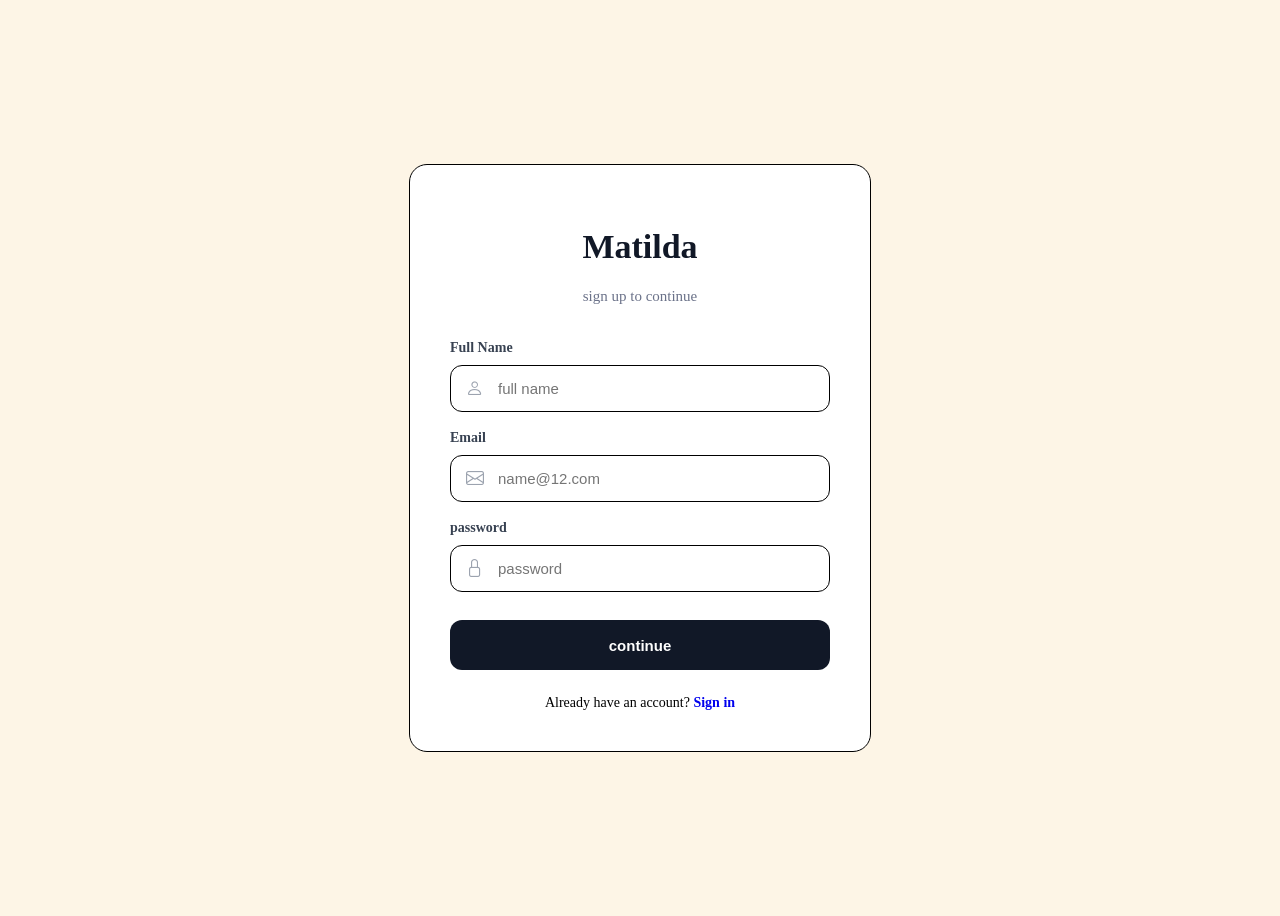
<file: Sign up - Login Page,/index.html>
<!DOCTYPE html>
<html lang="en">
<head>
  <title>MATILDA</title>
  <link rel="stylesheet" href="https://cdn.jsdelivr.net/npm/bootstrap-icons@1.13.1/font/bootstrap-icons.min.css">
  <link rel="stylesheet" href="css/style.css">
</head>
<body>
  <div class="box1">
    <div class="logo"> <h1>Matilda</h1>
    <p>sign up to continue</p></div> 
    <form>
      <div class="group">
      <label>Full Name</label>
        <div class="input">
<i class="bi bi-person"></i>
      <input type="full name" placeholder="full name" required>
        </div>
      </div>
      <div class="group">
      <label>Email</label>
        
        
        <div class="input">
        <i class="bi bi-envelope"></i>
      <input type="email" placeholder="name@12.com" required>
      </div>
      </div>
      
      
      <div class="group">
      <label>password</label>
        <div class="input">
        <i class="bi bi-lock"></i>
      <input type="password" placeholder="password" required>
        </div>
      </div>
      <button type="submit">continue</button>      
    </form>
    <footer> 
    <div class="footer">
      Already have an account? <a href="2index.html">Sign in</a>
    </div>
    </footer>
  </div>
</body>
</html>
</file>
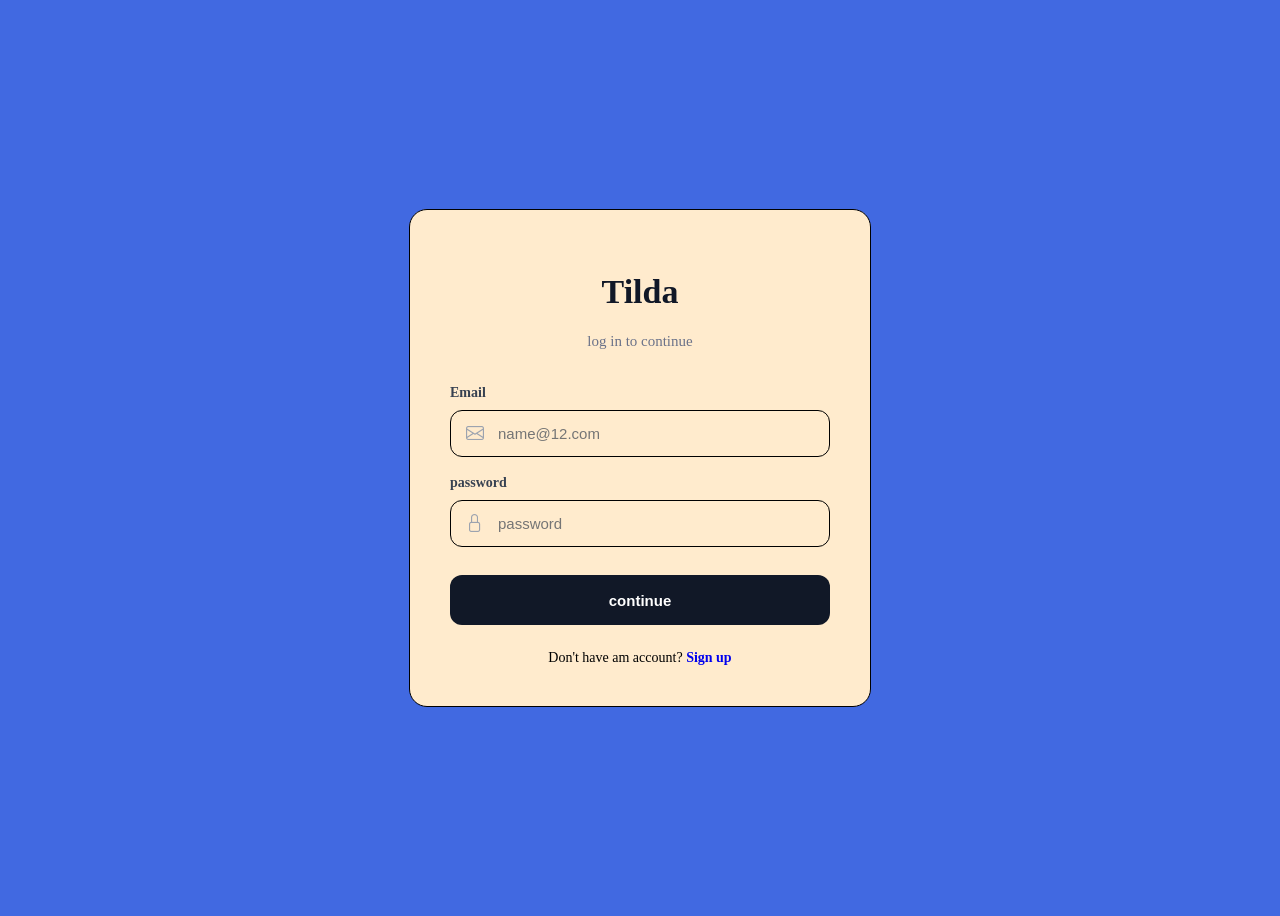
<file: Sign up - Login Page,/2index.html>
<!DOCTYPE html>
<html lang="en">
<head>
  <title>TILDA</title>
  <link rel="stylesheet" href="https://cdn.jsdelivr.net/npm/bootstrap-icons@1.13.1/font/bootstrap-icons.min.css">
  <link rel="stylesheet" href="css/matty.css">
</head>
<body>
  <div class="box1">
    <div class="logo"> <h1>Tilda</h1>
    <p>log in to continue</p></div> 
    <form>
  
      <div class="group">
      <label>Email</label>
        
        
        <div class="input">
        <i class="bi bi-envelope"></i>
      <input type="email" placeholder="name@12.com" required>
      </div>
      </div>
      
      
      <div class="group">
      <label>password</label>
        <div class="input">
        <i class="bi bi-lock"></i>
      <input type="password" placeholder="password" required>
        </div>
      </div>
      <button type="submit">continue</button>      
    </form>
    <footer> 
    <div class="footer">
      Don't have am account? <a href="index.html">Sign up</a>
    </div>
    </footer>
  </div>
</body>
</html>
</file>
<file: Sign up - Login Page,/css/style.css>
body{
  background-color: oldlace;
  display: flex;
  justify-content: center;
  align-items: center;
  height: 100vh;
}


.box1{
  width: 380px;
  background: white;
  border: 1px solid black;
  border-radius: 18px;
  padding: 40px;
  box-shadow: 0 20 40 rgba(0,0,0,.06);
}
.logo{
  text-align: center;
  margin-bottom: 35px;
  
}

.logo h1{
  font-size: 34px;
  color: #111827;
  
}
.logo p{
  color: #6b7289;
  margin-top: 8px;
  font-size: 15px;
  
}
.group{
  margin-bottom: 18px;
}
label{
  display: block;
  font-size: 14px;
  font-weight: 800;
  color: #374151;
 margin-bottom: 9px;
}
.input{
 display: flex;
 align-items: center;
 border: 1px solid black;
 border-radius: 12px;
 padding: 0 15px;
 transition: .25s
}
.input :focus-widthin{
 border-color: black;
 box-shadow: 0 0 0 4px rgba(37,99,235,.12);
}
.input i{
 font-size: 18px;
 color: #9ca3af;
}
.input input{
 border: none;
 outline: none;
 padding: 14px;
 font-size:15px;
 background: none;
}

button{
 margin-top: 10px;
 width: 100%;
 border-radius: 12px;
 border: none;
 background: #111827;
 color: #fff;
 font-size:15px;
 font-weight:600;
 cursor:pointer;
 transition:.3s;
 height:50px;
}

button :hover{
 background: #000;
 
}

.footer a{
 color#25563eb;
 text-decoration:none;
 font-weight: 600;
}
footer{
 text-align:center;
 margin-top:25px;
 color:#6b7280b;
 font-size:14px;
}
</file>
<file: Sign up - Login Page,/css/matty.css>
body{
  background-color: royalblue;
  display: flex;
  justify-content: center;
  align-items: center;
  height: 100vh;
}


.box1{
  width: 380px;
  background: blanchedalmond;
  border: 1px solid black;
  border-radius: 18px;
  padding: 40px;
  box-shadow: 0 20 40 rgba(0,0,0,.06);
}
.logo{
  text-align: center;
  margin-bottom: 35px;
  
}

.logo h1{
  font-size: 34px;
  color: #111827;
  
}
.logo p{
  color: #6b7289;
  margin-top: 8px;
  font-size: 15px;
  
}
.group{
  margin-bottom: 18px;
}
label{
  display: block;
  font-size: 14px;
  font-weight: 800;
  color: #374151;
 margin-bottom: 9px;
}
.input{
 display: flex;
 align-items: center;
 border: 1px solid black;
 border-radius: 12px;
 padding: 0 15px;
 transition: .25s
}
.input :focus-widthin{
 border-color: black;
 box-shadow: 0 0 0 4px rgba(37,99,235,.12);
}
.input i{
 font-size: 18px;
 color: #9ca3af;
}
.input input{
 border: none;
 outline: none;
 padding: 14px;
 font-size:15px;
 background: none;
}

button{
 margin-top: 10px;
 width: 100%;
 border-radius: 12px;
 border: none;
 background: #111827;
 color: #fff;
 font-size:15px;
 font-weight:600;
 cursor:pointer;
 transition:.3s;
 height:50px;
}

button :hover{
 background: #000;
 
}

.footer a{
 color#25563eb;
 text-decoration:none;
 font-weight: 600;
}
footer{
 text-align:center;
 margin-top:25px;
 color:#6b7280b;
 font-size:14px;
}
</file>
